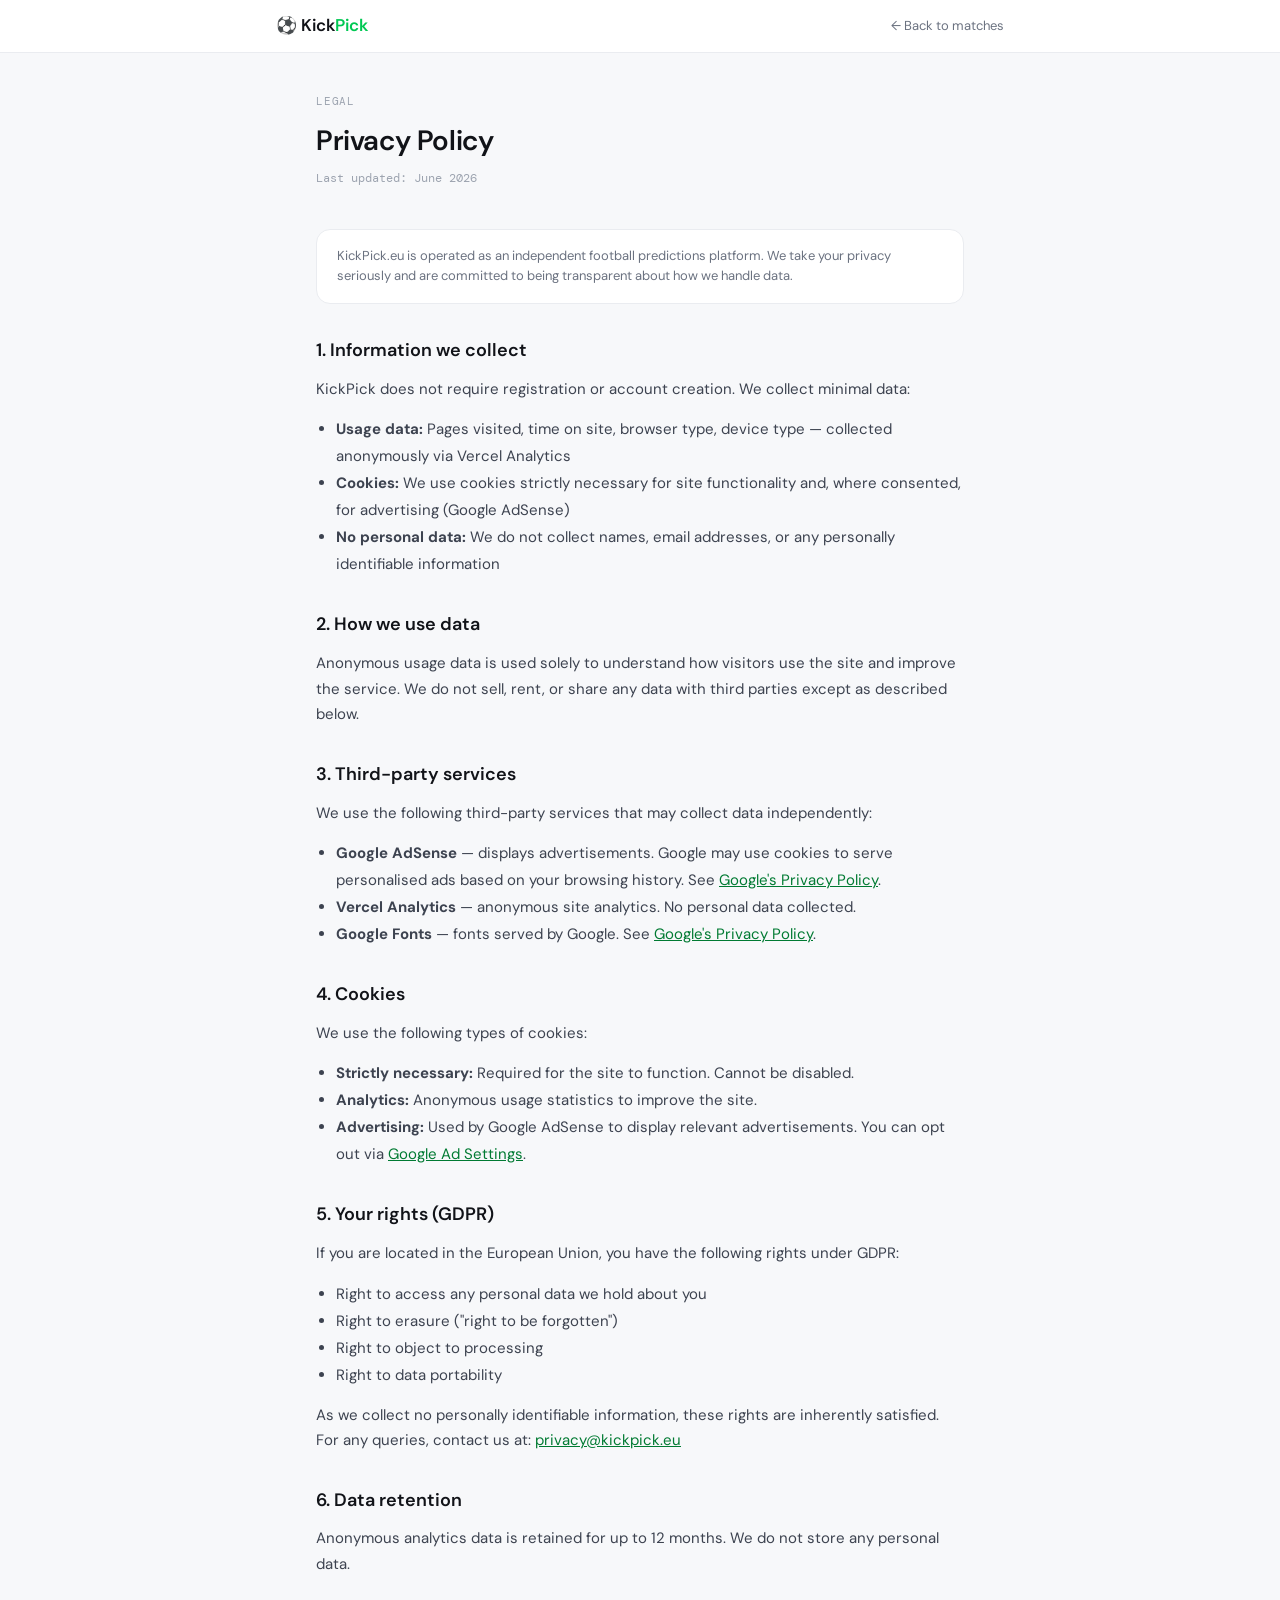
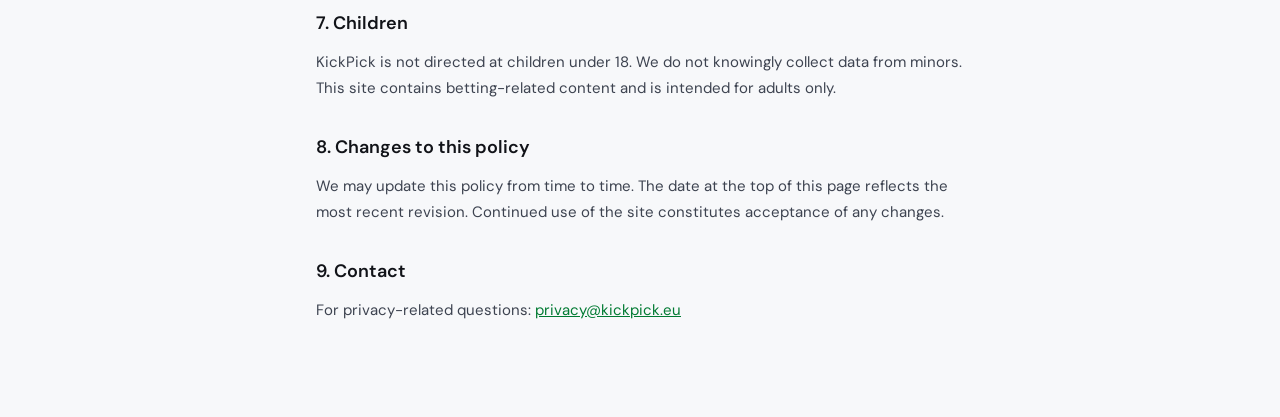
<file: privacy.html>
<!DOCTYPE html>
<html lang="en">
<head>
<meta charset="UTF-8">
<meta name="viewport" content="width=device-width, initial-scale=1.0">
<title>Privacy Policy — KickPick</title>
<meta name="description" content="KickPick privacy policy — how we collect, use and protect your data.">
<link rel="canonical" href="https://kickpick.eu/pages/privacy.html">
<link href="https://fonts.googleapis.com/css2?family=DM+Sans:wght@400;500;600&family=DM+Mono:wght@400;500&display=swap" rel="stylesheet">
<style>
*,*::before,*::after{box-sizing:border-box;margin:0;padding:0}
:root{--white:#fff;--bg:#F7F8FA;--surface:#fff;--border:#EAECF0;--ink:#111318;--ink2:#3D4350;--ink3:#6B7280;--ink4:#9CA3AF;--green:#00C853;--green-bg:#E8FAF0;--green-dk:#007A32;--radius:14px;--shadow:0 1px 3px rgba(0,0,0,.06);--font-ui:'DM Sans',system-ui,sans-serif;--font-data:'DM Mono',monospace}
body{font-family:var(--font-ui);background:var(--bg);color:var(--ink);font-size:15px;line-height:1.6;-webkit-font-smoothing:antialiased}
.nav{background:var(--white);border-bottom:1px solid var(--border);position:sticky;top:0;z-index:100}
.nav-inner{max-width:760px;margin:0 auto;padding:0 16px;height:52px;display:flex;align-items:center;justify-content:space-between}
.nav-logo{font-size:17px;font-weight:600;color:var(--ink);text-decoration:none}
.nav-logo .dot{color:var(--green)}
.nav-back{font-size:13px;color:var(--ink3);text-decoration:none;display:flex;align-items:center;gap:4px}
.page{max-width:680px;margin:0 auto;padding:40px 16px 80px}
.page-label{font-family:var(--font-data);font-size:11px;text-transform:uppercase;letter-spacing:.8px;color:var(--ink4);margin-bottom:8px}
.page-title{font-size:28px;font-weight:600;color:var(--ink);letter-spacing:-.4px;margin-bottom:6px}
.page-date{font-family:var(--font-data);font-size:12px;color:var(--ink4);margin-bottom:40px}
h2{font-size:18px;font-weight:600;color:var(--ink);margin:32px 0 12px}
p{color:var(--ink2);margin-bottom:14px;line-height:1.7}
ul{color:var(--ink2);padding-left:20px;margin-bottom:14px;line-height:1.8}
a{color:var(--green-dk)}
.info-box{background:var(--surface);border:1px solid var(--border);border-radius:var(--radius);padding:16px 20px;margin-bottom:20px;font-size:13px;color:var(--ink3)}
</style>
</head>
<body>
<nav class="nav">
  <div class="nav-inner">
    <a href="/index.html" class="nav-logo">⚽ Kick<span class="dot">Pick</span></a>
    <a href="/index.html" class="nav-back">← Back to matches</a>
  </div>
</nav>
<main class="page">
  <div class="page-label">Legal</div>
  <h1 class="page-title">Privacy Policy</h1>
  <div class="page-date">Last updated: June 2026</div>

  <div class="info-box">
    KickPick.eu is operated as an independent football predictions platform. We take your privacy seriously and are committed to being transparent about how we handle data.
  </div>

  <h2>1. Information we collect</h2>
  <p>KickPick does not require registration or account creation. We collect minimal data:</p>
  <ul>
    <li><strong>Usage data:</strong> Pages visited, time on site, browser type, device type — collected anonymously via Vercel Analytics</li>
    <li><strong>Cookies:</strong> We use cookies strictly necessary for site functionality and, where consented, for advertising (Google AdSense)</li>
    <li><strong>No personal data:</strong> We do not collect names, email addresses, or any personally identifiable information</li>
  </ul>

  <h2>2. How we use data</h2>
  <p>Anonymous usage data is used solely to understand how visitors use the site and improve the service. We do not sell, rent, or share any data with third parties except as described below.</p>

  <h2>3. Third-party services</h2>
  <p>We use the following third-party services that may collect data independently:</p>
  <ul>
    <li><strong>Google AdSense</strong> — displays advertisements. Google may use cookies to serve personalised ads based on your browsing history. See <a href="https://policies.google.com/privacy" target="_blank" rel="noopener">Google's Privacy Policy</a>.</li>
    <li><strong>Vercel Analytics</strong> — anonymous site analytics. No personal data collected.</li>
    <li><strong>Google Fonts</strong> — fonts served by Google. See <a href="https://policies.google.com/privacy" target="_blank" rel="noopener">Google's Privacy Policy</a>.</li>
  </ul>

  <h2>4. Cookies</h2>
  <p>We use the following types of cookies:</p>
  <ul>
    <li><strong>Strictly necessary:</strong> Required for the site to function. Cannot be disabled.</li>
    <li><strong>Analytics:</strong> Anonymous usage statistics to improve the site.</li>
    <li><strong>Advertising:</strong> Used by Google AdSense to display relevant advertisements. You can opt out via <a href="https://www.google.com/settings/ads" target="_blank" rel="noopener">Google Ad Settings</a>.</li>
  </ul>

  <h2>5. Your rights (GDPR)</h2>
  <p>If you are located in the European Union, you have the following rights under GDPR:</p>
  <ul>
    <li>Right to access any personal data we hold about you</li>
    <li>Right to erasure ("right to be forgotten")</li>
    <li>Right to object to processing</li>
    <li>Right to data portability</li>
  </ul>
  <p>As we collect no personally identifiable information, these rights are inherently satisfied. For any queries, contact us at: <a href="mailto:privacy@kickpick.eu">privacy@kickpick.eu</a></p>

  <h2>6. Data retention</h2>
  <p>Anonymous analytics data is retained for up to 12 months. We do not store any personal data.</p>

  <h2>7. Children</h2>
  <p>KickPick is not directed at children under 18. We do not knowingly collect data from minors. This site contains betting-related content and is intended for adults only.</p>

  <h2>8. Changes to this policy</h2>
  <p>We may update this policy from time to time. The date at the top of this page reflects the most recent revision. Continued use of the site constitutes acceptance of any changes.</p>

  <h2>9. Contact</h2>
  <p>For privacy-related questions: <a href="mailto:privacy@kickpick.eu">privacy@kickpick.eu</a></p>
</main>
</body>
</html>
</file>
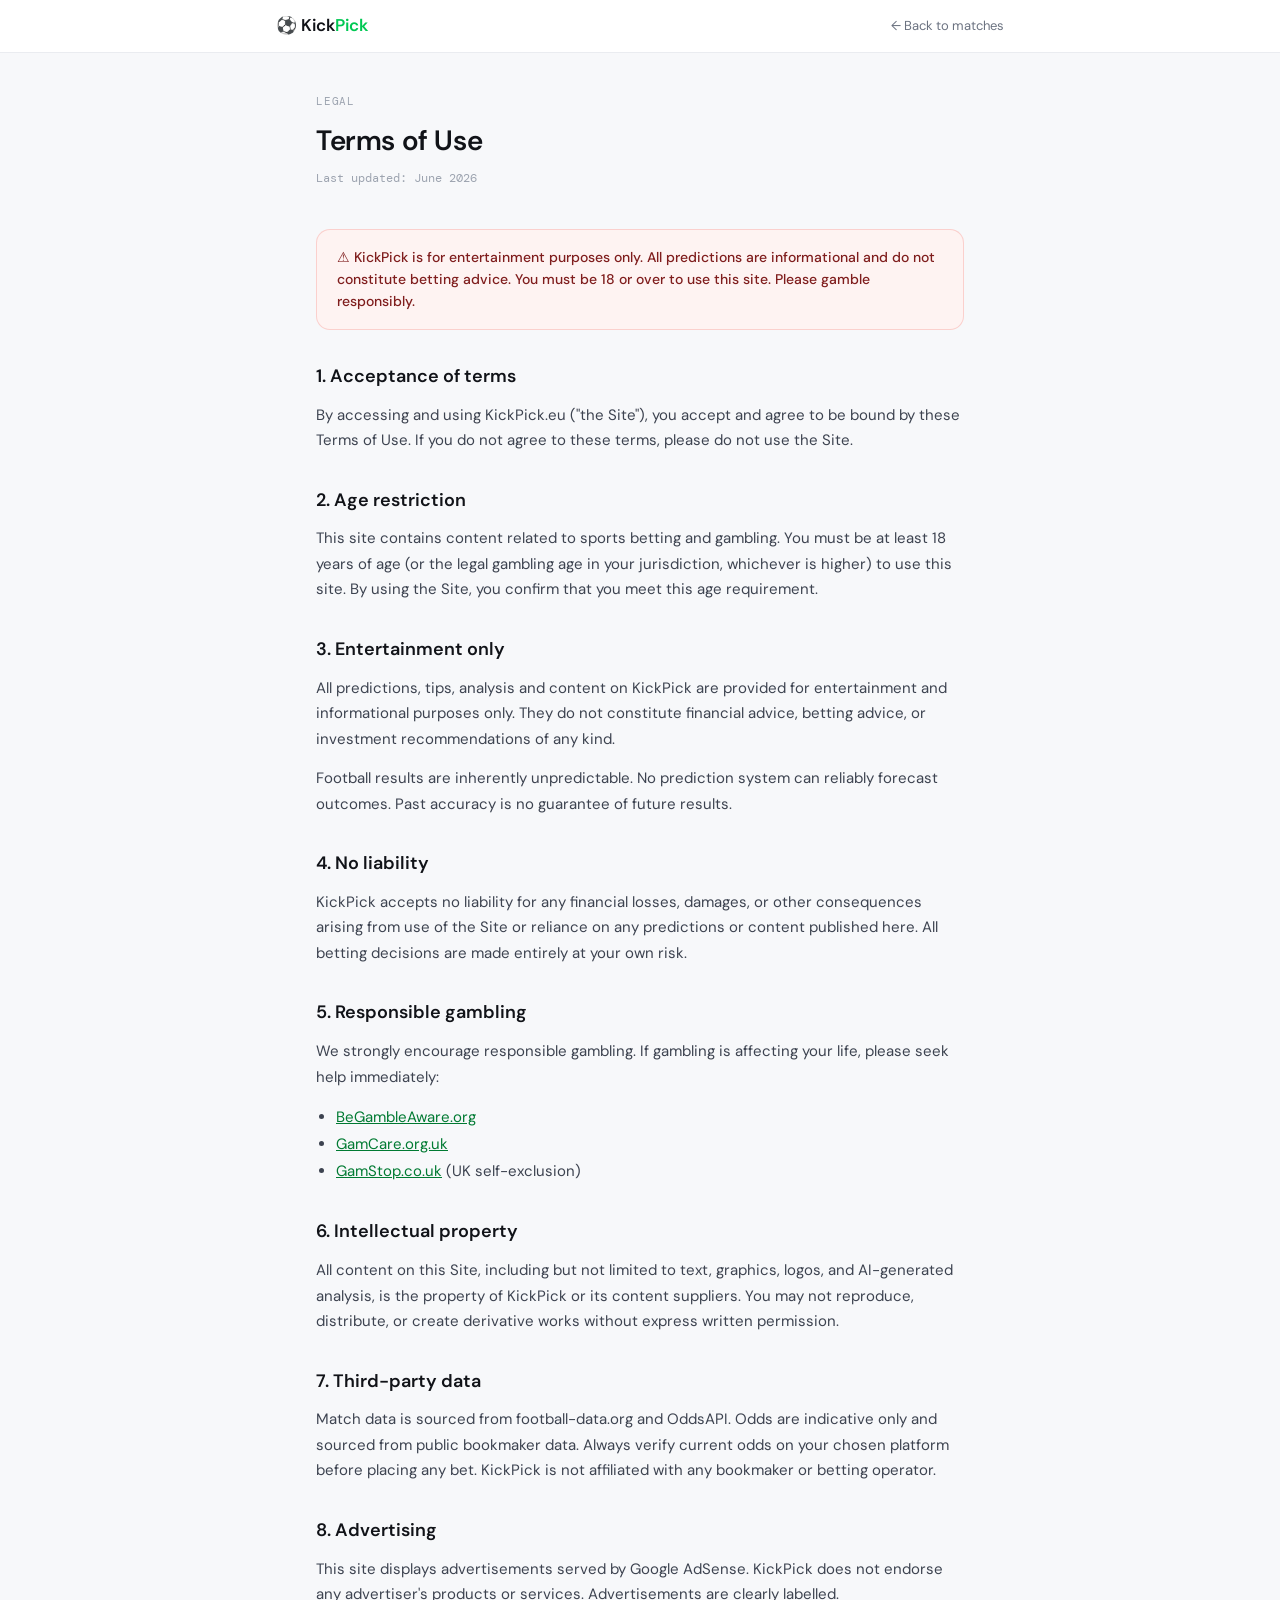
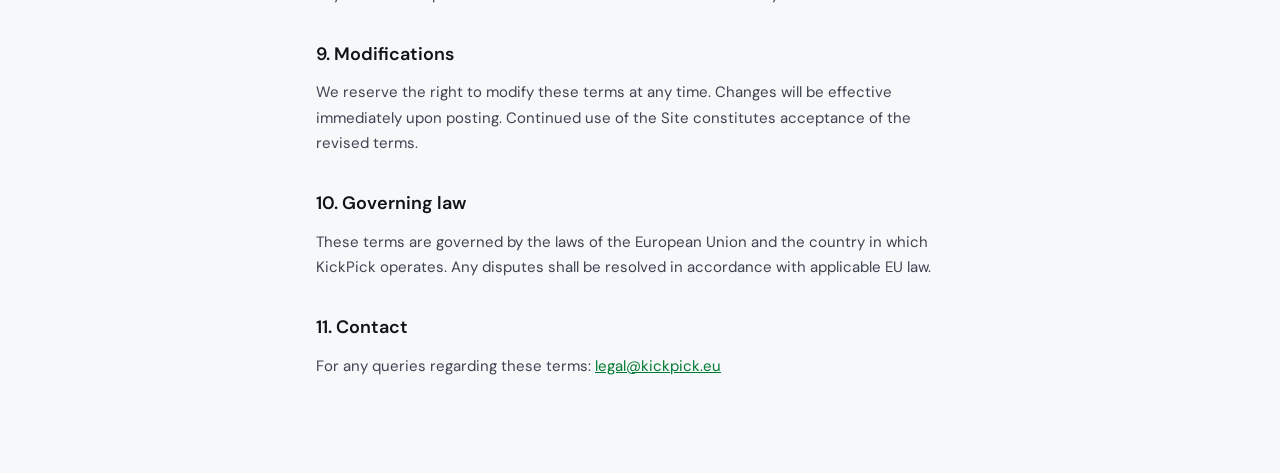
<file: terms.html>
<!DOCTYPE html>
<html lang="en">
<head>
<meta charset="UTF-8">
<meta name="viewport" content="width=device-width, initial-scale=1.0">
<title>Terms of Use — KickPick</title>
<meta name="description" content="KickPick terms of use — rules and conditions for using the football predictions platform.">
<link rel="canonical" href="https://kickpick.eu/pages/terms.html">
<link href="https://fonts.googleapis.com/css2?family=DM+Sans:wght@400;500;600&family=DM+Mono:wght@400;500&display=swap" rel="stylesheet">
<style>
*,*::before,*::after{box-sizing:border-box;margin:0;padding:0}
:root{--white:#fff;--bg:#F7F8FA;--surface:#fff;--border:#EAECF0;--ink:#111318;--ink2:#3D4350;--ink3:#6B7280;--ink4:#9CA3AF;--green:#00C853;--green-bg:#E8FAF0;--green-dk:#007A32;--red:#F04438;--red-bg:#FEF3F2;--radius:14px;--font-ui:'DM Sans',system-ui,sans-serif;--font-data:'DM Mono',monospace}
body{font-family:var(--font-ui);background:var(--bg);color:var(--ink);font-size:15px;line-height:1.6;-webkit-font-smoothing:antialiased}
.nav{background:var(--white);border-bottom:1px solid var(--border);position:sticky;top:0;z-index:100}
.nav-inner{max-width:760px;margin:0 auto;padding:0 16px;height:52px;display:flex;align-items:center;justify-content:space-between}
.nav-logo{font-size:17px;font-weight:600;color:var(--ink);text-decoration:none}
.nav-logo .dot{color:var(--green)}
.nav-back{font-size:13px;color:var(--ink3);text-decoration:none}
.page{max-width:680px;margin:0 auto;padding:40px 16px 80px}
.page-label{font-family:var(--font-data);font-size:11px;text-transform:uppercase;letter-spacing:.8px;color:var(--ink4);margin-bottom:8px}
.page-title{font-size:28px;font-weight:600;color:var(--ink);letter-spacing:-.4px;margin-bottom:6px}
.page-date{font-family:var(--font-data);font-size:12px;color:var(--ink4);margin-bottom:40px}
h2{font-size:18px;font-weight:600;color:var(--ink);margin:32px 0 12px}
p{color:var(--ink2);margin-bottom:14px;line-height:1.7}
ul{color:var(--ink2);padding-left:20px;margin-bottom:14px;line-height:1.8}
a{color:var(--green-dk)}
.warning-box{background:var(--red-bg);border:1px solid rgba(240,68,56,.2);border-radius:var(--radius);padding:16px 20px;margin-bottom:24px;font-size:14px;color:#7f1d1d;font-weight:500}
</style>
</head>
<body>
<nav class="nav">
  <div class="nav-inner">
    <a href="/index.html" class="nav-logo">⚽ Kick<span class="dot">Pick</span></a>
    <a href="/index.html" class="nav-back">← Back to matches</a>
  </div>
</nav>
<main class="page">
  <div class="page-label">Legal</div>
  <h1 class="page-title">Terms of Use</h1>
  <div class="page-date">Last updated: June 2026</div>

  <div class="warning-box">
    ⚠️ KickPick is for entertainment purposes only. All predictions are informational and do not constitute betting advice. You must be 18 or over to use this site. Please gamble responsibly.
  </div>

  <h2>1. Acceptance of terms</h2>
  <p>By accessing and using KickPick.eu ("the Site"), you accept and agree to be bound by these Terms of Use. If you do not agree to these terms, please do not use the Site.</p>

  <h2>2. Age restriction</h2>
  <p>This site contains content related to sports betting and gambling. You must be at least 18 years of age (or the legal gambling age in your jurisdiction, whichever is higher) to use this site. By using the Site, you confirm that you meet this age requirement.</p>

  <h2>3. Entertainment only</h2>
  <p>All predictions, tips, analysis and content on KickPick are provided for entertainment and informational purposes only. They do not constitute financial advice, betting advice, or investment recommendations of any kind.</p>
  <p>Football results are inherently unpredictable. No prediction system can reliably forecast outcomes. Past accuracy is no guarantee of future results.</p>

  <h2>4. No liability</h2>
  <p>KickPick accepts no liability for any financial losses, damages, or other consequences arising from use of the Site or reliance on any predictions or content published here. All betting decisions are made entirely at your own risk.</p>

  <h2>5. Responsible gambling</h2>
  <p>We strongly encourage responsible gambling. If gambling is affecting your life, please seek help immediately:</p>
  <ul>
    <li><a href="https://www.begambleaware.org" target="_blank" rel="noopener">BeGambleAware.org</a></li>
    <li><a href="https://www.gamcare.org.uk" target="_blank" rel="noopener">GamCare.org.uk</a></li>
    <li><a href="https://www.gamstop.co.uk" target="_blank" rel="noopener">GamStop.co.uk</a> (UK self-exclusion)</li>
  </ul>

  <h2>6. Intellectual property</h2>
  <p>All content on this Site, including but not limited to text, graphics, logos, and AI-generated analysis, is the property of KickPick or its content suppliers. You may not reproduce, distribute, or create derivative works without express written permission.</p>

  <h2>7. Third-party data</h2>
  <p>Match data is sourced from football-data.org and OddsAPI. Odds are indicative only and sourced from public bookmaker data. Always verify current odds on your chosen platform before placing any bet. KickPick is not affiliated with any bookmaker or betting operator.</p>

  <h2>8. Advertising</h2>
  <p>This site displays advertisements served by Google AdSense. KickPick does not endorse any advertiser's products or services. Advertisements are clearly labelled.</p>

  <h2>9. Modifications</h2>
  <p>We reserve the right to modify these terms at any time. Changes will be effective immediately upon posting. Continued use of the Site constitutes acceptance of the revised terms.</p>

  <h2>10. Governing law</h2>
  <p>These terms are governed by the laws of the European Union and the country in which KickPick operates. Any disputes shall be resolved in accordance with applicable EU law.</p>

  <h2>11. Contact</h2>
  <p>For any queries regarding these terms: <a href="mailto:legal@kickpick.eu">legal@kickpick.eu</a></p>
</main>
</body>
</html>
</file>
